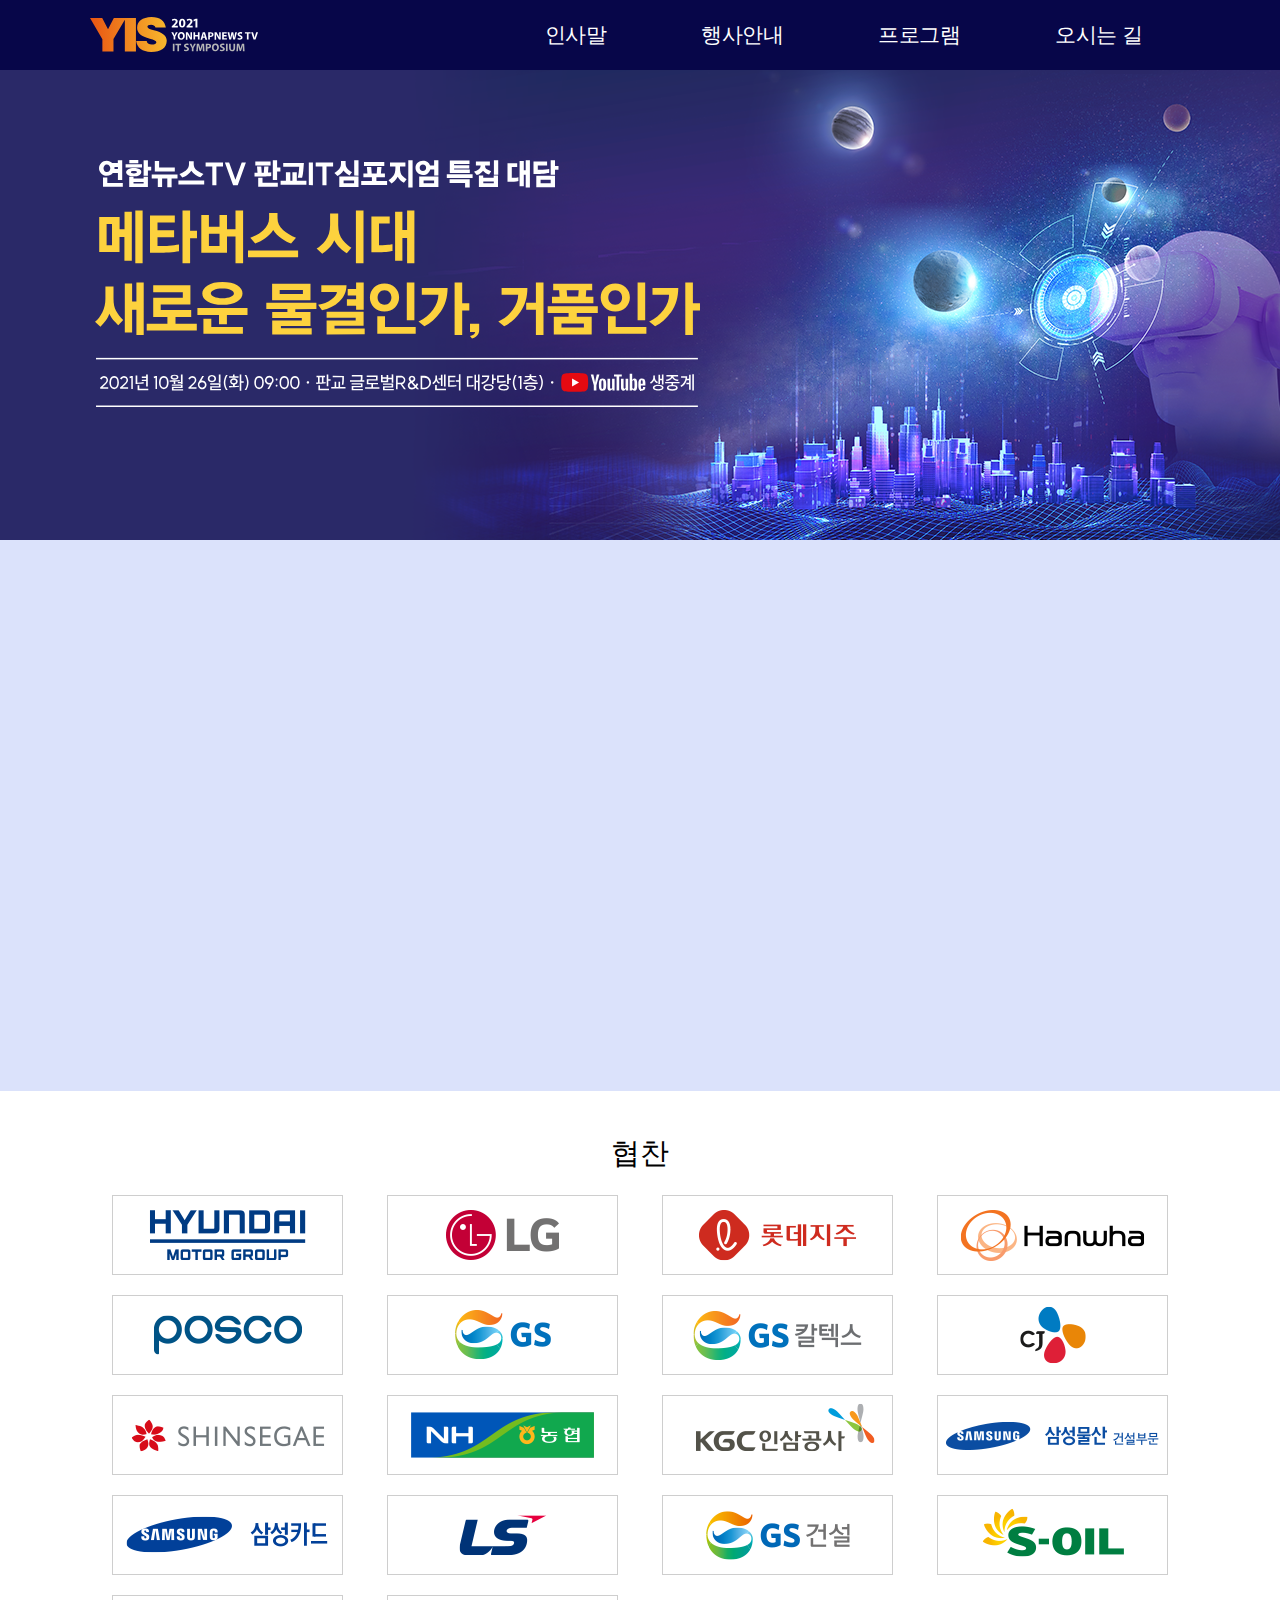
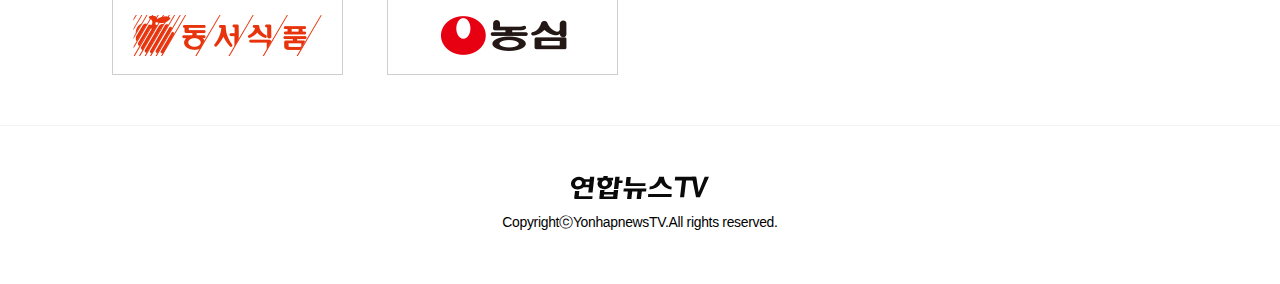
<file: index.html>
<!doctype html>
<html>
    <head>
        <meta charset="utf-8">
        <title>심포지엄</title>
        <meta name="viewport" content="width=device-width, initial-scale=1">
        <link rel="stylesheet" href="css/default.css">
        <link rel="stylesheet" href="css/common.css">
        <link rel="stylesheet" href="css/contents.css">
        <link rel="stylesheet" href="css/contents_m.css">
        <link rel="shortcut icon" href="https://yonhapnewstv-prod.s3.ap-northeast-2.amazonaws.com/upload/event/images/favicon.png" type="image/png">
        <script src="js/jquery-3.6.3.min.js"></script>
        <script src="js/layout.js"></script>
        <meta property="og:url" content="https://yonhapnewstv-prod.s3.ap-northeast-2.amazonaws.com/upload/event/index.html">
        <meta property="og:title" content="연합뉴스TV 심포지엄">
        <meta property="og:description" content="2021년 10월 26일(화) 09:00 / 판교 글로벌R&amp;D센터(1층)">
        <meta property="og:type" content="website">
        <meta property="og:image" content="https://yonhapnewstv-prod.s3.ap-northeast-2.amazonaws.com/upload/event/images/og_img_230214.jpg">
        <meta property="og:image:width" content="600">
        <meta property="og:image:height" content="320">
        <meta property="image" content="https://yonhapnewstv-prod.s3.ap-northeast-2.amazonaws.com/upload/event/images/og_img_230214.jpg">
    </head>
    <body>
        <!--상단메뉴-->
        <header>
            <div class="header">
                <div class="inner header-box">
                    <div class="logo">
                        <a href="index.html"><strong class="ir-txt">심포지엄로고</strong></a>
                    </div>
                    <button type="button" class="mobile-btn">
                        <i class="ico ico-mobilebtn"></i>
                    </button>
                    <div class="nav">
                        <ul class="nav-menu">
                            <li>
                                <a href="sub01.html">인사말</a>
                            </li>
                            <li>
                                <a href="sub02.html">행사안내</a>
                            </li>
                            <li>
                                <a href="sub03.html">프로그램</a>
                            </li>
                            <li>
                                <a href="sub04.html">오시는 길</a>
                            </li>
                        </ul>
                    </div>
                </div>
            </div>
            <div class="mobile-menu">
                <ul>
                    <li><a href="sub01.html">인사말</a></li>
                    <li><a href="sub02.html">행사안내</a></li> 
                    <li><a href="sub03.html">프로그램</a></li>
                    <li><a href="sub04.html">오시는 길</a></li>
                </ul>
            </div>
        </header>
        <!--메인 이미지-->
        <div class="main-visual">
            <div class="obj obj01"></div>
            <div class="obj obj02"></div>
            <div class="obj obj03"><img src="./images/visual-bg-m.png"></div>
        </div>
        <!--스팟영상-->
        <div class="spot-video">
            <div>
                <iframe width="800" height="451" src="https://www.youtube.com/embed/7jtqmxWenBo" title="YouTube video player" frameborder="0" allow="accelerometer; autoplay; clipboard-write; encrypted-media; gyroscope; picture-in-picture; web-share" allowfullscreen></iframe>
            </div>
        </div>
        <!--협찬-->
        <div class="inner sponsor">
            <h2>협찬</h2>
            <ul>
                <li><img src="images/2023_logo_1.png" alt="현대자동차그룹"></li>
                <li><img src="images/2023_logo_2.png" alt="LG"></li>
                <li><img src="images/2023_logo_3.png" alt="롯데지주"></li>
                <li><img src="images/2023_logo_4.png" alt="한화"></li>
                <li><img src="images/2023_logo_5.png" alt="포스코"></li>
                <li><img src="images/2023_logo_6.png" alt="GS"></li>
                <li><img src="images/2023_logo_7.png" alt="GS칼텍스"></li>
                <li><img src="images/2023_logo_8.png" alt="CJ"></li>
                <li><img src="images/2023_logo_9.png" alt="신세계"></li>
                <li><img src="images/2023_logo_10.png" alt="농협중앙회"></li>
                <li><img src="images/2023_logo_11.png" alt="한국인삼공사"></li>
                <li><img src="images/2023_logo_12.png" alt="삼성물산 건설부문"></li>
                <li><img src="images/2023_logo_13.png" alt="삼성카드"></li>
                <li><img src="images/2023_logo_14.png" alt="LS"></li>
                <li><img src="images/2023_logo_16.png" alt="GS건설"></li>
                <li><img src="images/2023_logo_17.png" alt="에쓰오일"></li>
                <li><img src="images/2023_logo_18.png" alt="동서식품"></li>
                <li><img src="images/2023_logo_19.png" alt="농심"></li>
            </ul>
        </div>
        <!--풋터-->
        <footer>
            <img src="images/yonhapnewstv.svg" alt="연합뉴스TV 로고">
            <address>CopyrightⓒYonhapnewsTV.All rights reserved.</address>
        </footer>
    </body>
</html>
</file>
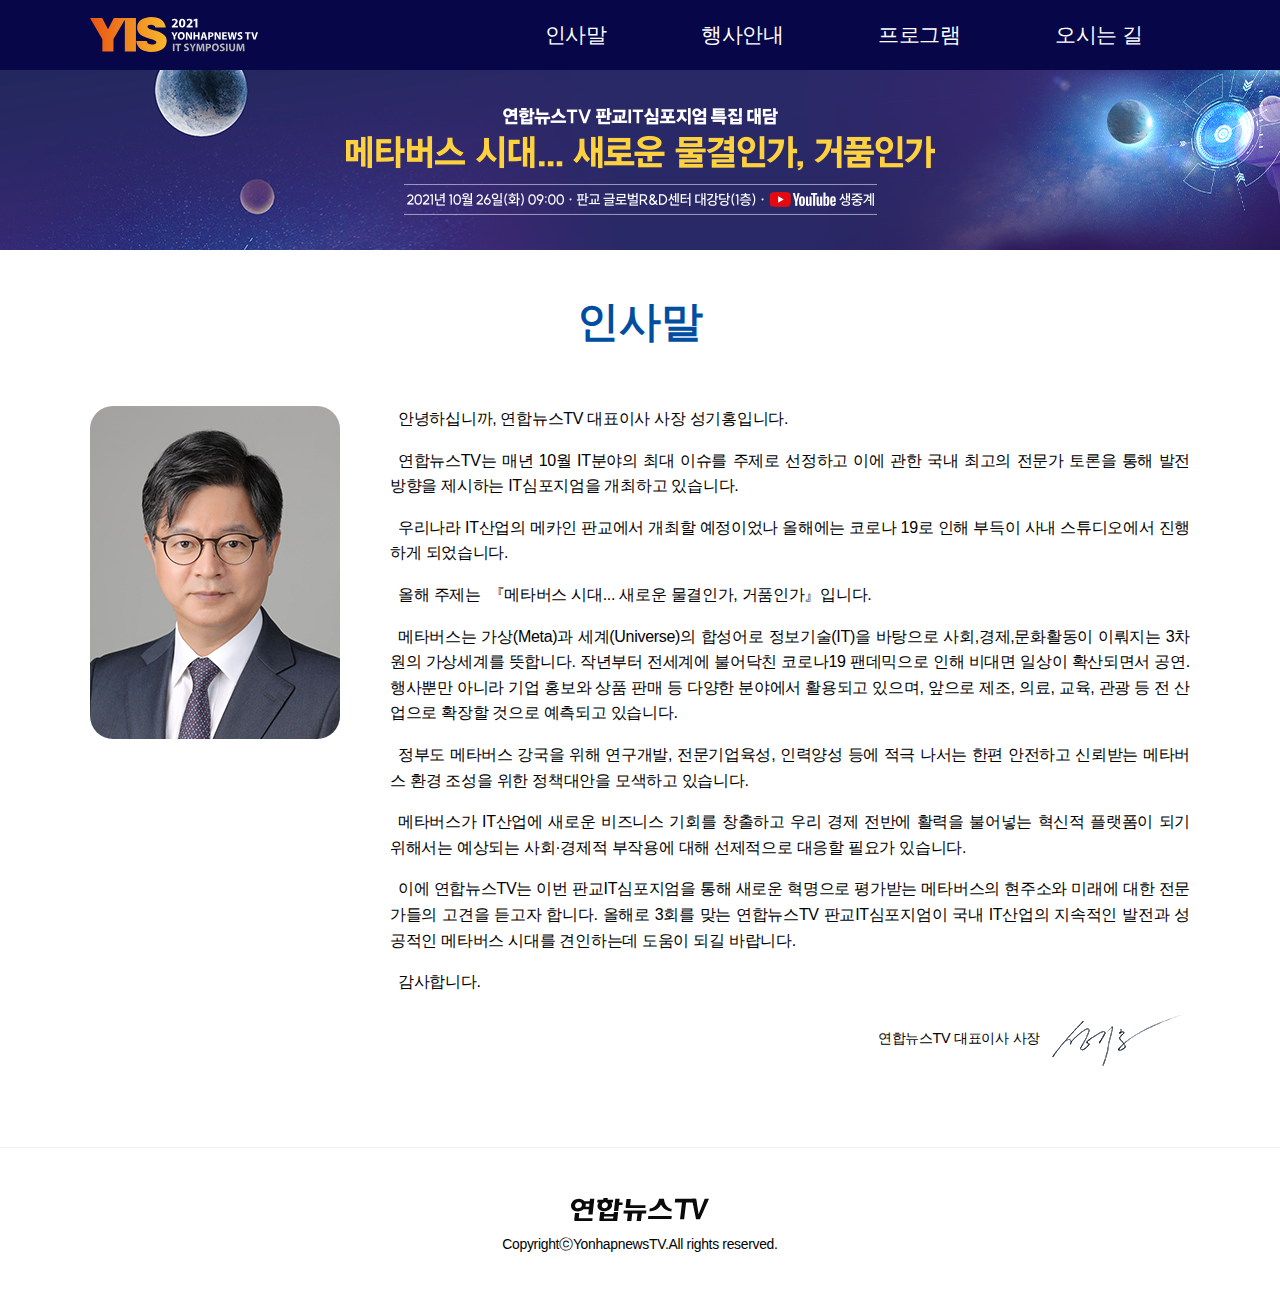
<file: sub01.html>
<!doctype html>
<html>
    <head>
        <meta charset="utf-8">
        <title>심포지엄</title>
        <meta name="viewport" content="width=device-width, initial-scale=1">
        <link rel="stylesheet" href="css/default.css">
        <link rel="stylesheet" href="css/common.css">
        <link rel="stylesheet" href="css/contents.css">
        <link rel="stylesheet" href="css/contents_m.css">
        <link rel="shortcut icon" href="https://yonhapnewstv-prod.s3.ap-northeast-2.amazonaws.com/upload/event/images/favicon.png" type="image/png">
        <script src="js/jquery-3.6.3.min.js"></script>
        <script src="js/layout.js"></script>
        <meta property="og:url" content="https://yonhapnewstv-prod.s3.ap-northeast-2.amazonaws.com/upload/event/sub01.html">
        <meta property="og:title" content="연합뉴스TV 심포지엄">
        <meta property="og:description" content="2021년 10월 26일(화) 09:00 / 판교 글로벌R&amp;D센터(1층)">
        <meta property="og:type" content="website">
        <meta property="og:image" content="https://yonhapnewstv-prod.s3.ap-northeast-2.amazonaws.com/upload/event/images/og_img_230214.jpg">
        <meta property="og:image:width" content="600">
        <meta property="og:image:height" content="320">
        <meta property="image" content="https://yonhapnewstv-prod.s3.ap-northeast-2.amazonaws.com/upload/event/images/og_img_230214.jpg">
    </head>
    <body>
        <!--상단메뉴-->
        <header>
            <div class="header">
                <div class="inner header-box">
                    <div class="logo">
                        <a href="index.html"><strong class="ir-txt">심포지엄로고</strong></a>
                    </div>
                    <button type="button" class="mobile-btn">
                        <i class="ico ico-mobilebtn"></i>
                    </button>
                    <div class="nav">
                        <ul class="nav-menu">
                            <li>
                                <a href="sub01.html">인사말</a>
                            </li>
                            <li>
                                <a href="sub02.html">행사안내</a>
                            </li>
                            <li>
                                <a href="sub03.html">프로그램</a>
                            </li>
                            <li>
                                <a href="sub04.html">오시는 길</a>
                            </li>
                        </ul>
                    </div>
                </div>
            </div>
            <div class="mobile-menu">
                <ul>
                    <li><a href="sub01.html">인사말</a></li>
                    <li><a href="sub02.html">행사안내</a></li> 
                    <li><a href="sub03.html">프로그램</a></li>
                    <li><a href="sub04.html">오시는 길</a></li>
                </ul>
            </div>
        </header>
        <!--서브 이미지-->
        <div class="sub-visual">
        </div>
        <!--인사말-->
        <div class="inner">
            <div class="contents">
                <h1 class="cont-tit single">인사말</h1>
                <section class="hello">
                    <div class="ceo">
                        <img src="images/ceo.jpg" alt="연합뉴스TV 사장 성기홍">
                    </div>
                    <div class="ceo-cont">
                        <p>안녕하십니까, 연합뉴스TV 대표이사 사장 성기홍입니다.</p>
                        <p>연합뉴스TV는 매년 10월 IT분야의 최대 이슈를 주제로 선정하고 이에 관한 국내 최고의 전문가 토론을 통해 발전 방향을 제시하는 IT심포지엄을 개최하고 있습니다.</p>
                        <p>우리나라 IT산업의 메카인 판교에서 개최할 예정이었나 올해에는 코로나 19로 인해 부득이 사내 스튜디오에서 진행하게 되었습니다.</p>
                        <p>올해 주제는<strong>『메타버스 시대... 새로운 물결인가, 거품인가』</strong>입니다.</p>
                        <p>메타버스는 가상(Meta)과 세계(Universe)의 합성어로 정보기술(IT)을 바탕으로 사회,경제,문화활동이 이뤄지는 3차원의 가상세계를 뜻합니다. 작년부터 전세계에 불어닥친 코로나19 팬데믹으로 인해 비대면 일상이 확산되면서 공연.행사뿐만 아니라 기업 홍보와 상품 판매 등 다양한 분야에서 활용되고 있으며, 앞으로 제조, 의료, 교육, 관광 등 전 산업으로 확장할 것으로 예측되고 있습니다.</p>
                        <p>정부도 메타버스 강국을 위해 연구개발, 전문기업육성, 인력양성 등에 적극 나서는 한편 안전하고 신뢰받는 메타버스 환경 조성을 위한 정책대안을 모색하고 있습니다.</p>
                        <p>메타버스가 IT산업에 새로운 비즈니스 기회를 창출하고 우리 경제 전반에 활력을 불어넣는 혁신적 플랫폼이 되기 위해서는 예상되는 사회·경제적 부작용에 대해 선제적으로 대응할 필요가 있습니다.</p>
                        <p>이에 연합뉴스TV는 이번 판교IT심포지엄을 통해 새로운 혁명으로 평가받는 메타버스의 현주소와 미래에 대한 전문가들의 고견을 듣고자 합니다. 올해로 3회를 맞는 연합뉴스TV 판교IT심포지엄이 국내 IT산업의 지속적인 발전과 성공적인 메타버스 시대를 견인하는데 도움이 되길 바랍니다.</p>
                        <p>감사합니다.</p>
                        <div class="sign">
                            <p>연합뉴스TV 대표이사 사장<span><img src="images/ceo_sign.png" alt="성기홍 사장 싸인"></span></p>
                        </div>
                    </div>
                </section>
            </div>
        </div>
        <!--풋터-->
        <footer>
            <img src="images/yonhapnewstv.svg" alt="연합뉴스TV 로고">
            <address>CopyrightⓒYonhapnewsTV.All rights reserved.</address>
        </footer>
    </body>
</html>
</file>
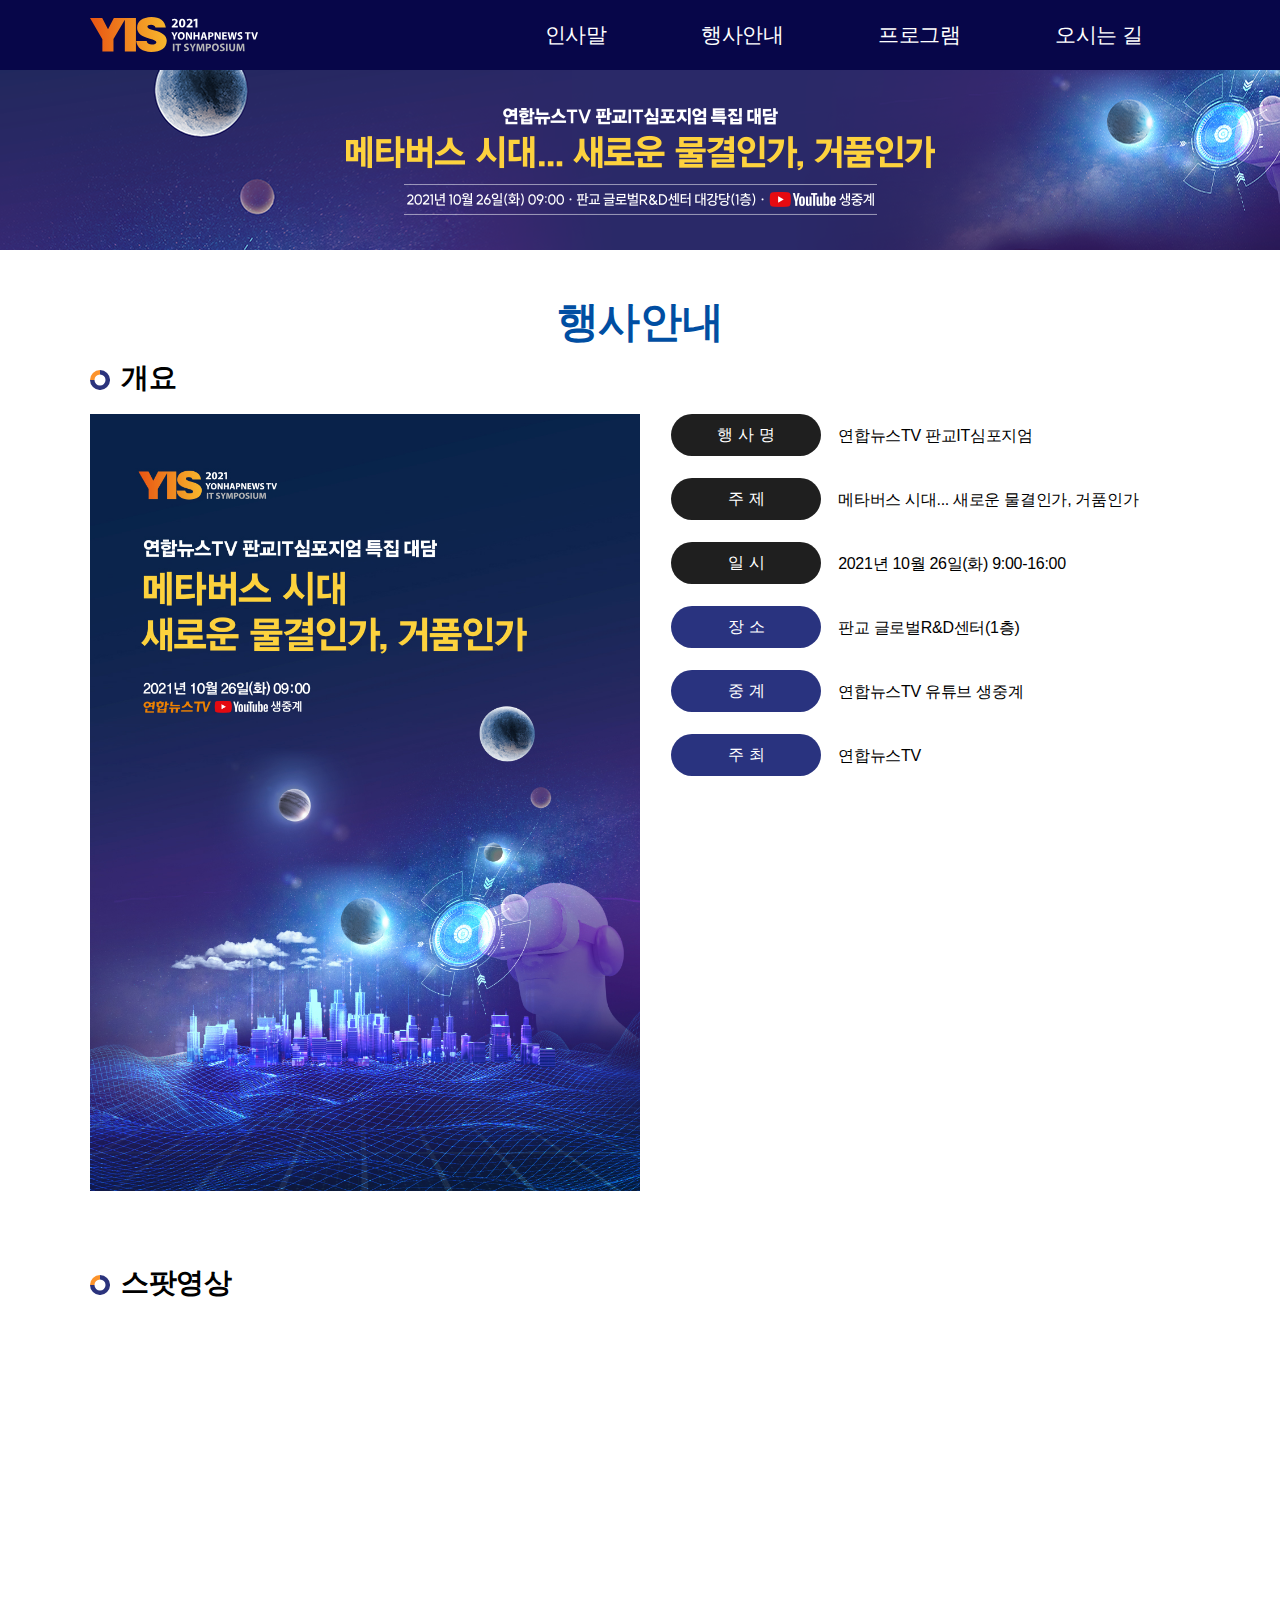
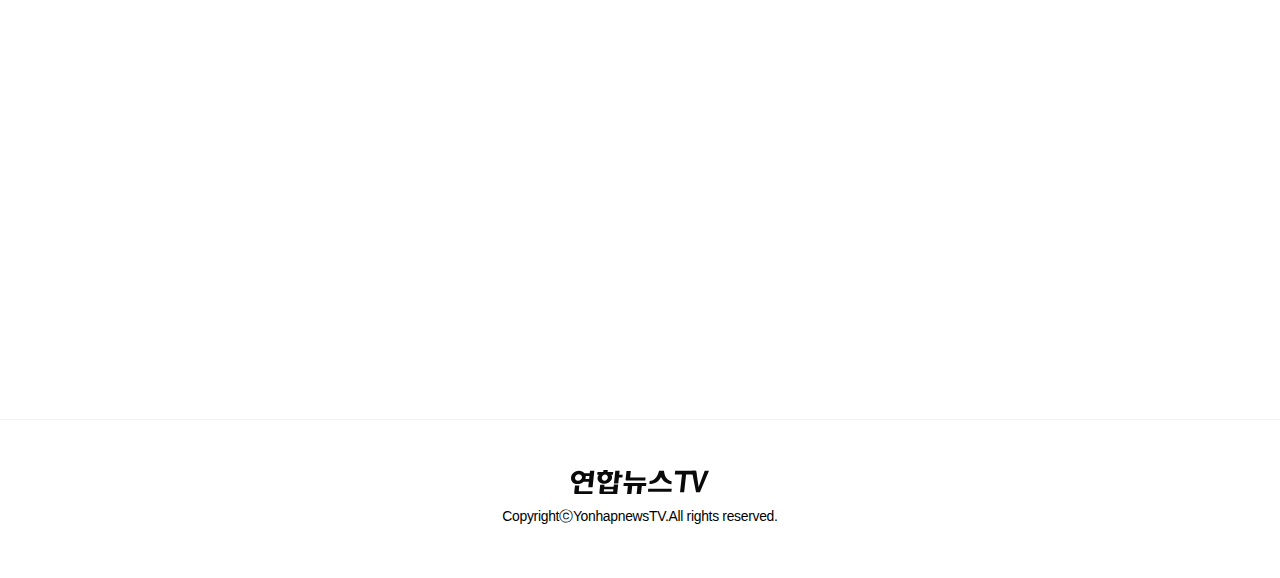
<file: sub02.html>
<!doctype html>
<html>
    <head>
        <meta charset="utf-8">
        <title>심포지엄</title>
        <meta name="viewport" content="width=device-width, initial-scale=1">
        <link rel="stylesheet" href="css/default.css">
        <link rel="stylesheet" href="css/common.css">
        <link rel="stylesheet" href="css/contents.css">
        <link rel="stylesheet" href="css/contents_m.css">
        <link rel="shortcut icon" href="https://yonhapnewstv-prod.s3.ap-northeast-2.amazonaws.com/upload/event/images/favicon.png" type="image/png">
        <script src="js/jquery-3.6.3.min.js"></script>
        <script src="js/layout.js"></script>
        <meta property="og:url" content="https://yonhapnewstv-prod.s3.ap-northeast-2.amazonaws.com/upload/event/sub02.html">
        <meta property="og:title" content="연합뉴스TV 심포지엄">
        <meta property="og:description" content="2021년 10월 26일(화) 09:00 / 판교 글로벌R&amp;D센터(1층)">
        <meta property="og:type" content="website">
        <meta property="og:image" content="https://yonhapnewstv-prod.s3.ap-northeast-2.amazonaws.com/upload/event/images/og_img_230214.jpg">
        <meta property="og:image:width" content="600">
        <meta property="og:image:height" content="320">
        <meta property="image" content="https://yonhapnewstv-prod.s3.ap-northeast-2.amazonaws.com/upload/event/images/og_img_230214.jpg">
    </head>
    <body>
        <!--상단메뉴-->
        <header>
            <div class="header">
                <div class="inner header-box">
                    <div class="logo">
                        <a href="index.html"><strong class="ir-txt">심포지엄로고</strong></a>
                    </div>
                    <button type="button" class="mobile-btn">
                        <i class="ico ico-mobilebtn"></i>
                    </button>
                    <div class="nav">
                        <ul class="nav-menu">
                            <li>
                                <a href="sub01.html">인사말</a>
                            </li>
                            <li>
                                <a href="sub02.html">행사안내</a>
                            </li>
                            <li>
                                <a href="sub03.html">프로그램</a>
                            </li>
                            <li>
                                <a href="sub04.html">오시는 길</a>
                            </li>
                        </ul>
                    </div>
                </div>
            </div>
            <div class="mobile-menu">
                <ul>
                    <li><a href="sub01.html">인사말</a></li>
                    <li><a href="sub02.html">행사안내</a></li> 
                    <li><a href="sub03.html">프로그램</a></li>
                    <li><a href="sub04.html">오시는 길</a></li>
                </ul>
            </div>
        </header>
        <!--서브 이미지-->
        <div class="sub-visual"></div>
        <!--행사안내-->
        <div class="inner">
            <div class="contents">
                <h1 class="cont-tit">행사안내</h1>
                <section class="sec1">
                    <h2>개요</h2>
                    <div class="poster">
                        <img src="images/poster.jpg" alt="심포지엄 포스터">
                    </div>
                    <div class="event-cont">
                        <ul>
                            <li>
                                <div class="list-title">행사명</div>
                                <div class="list-cont">연합뉴스TV 판교IT심포지엄</div>
                            </li>
                            <li>
                                <div class="list-title">주제</div>
                                <div class="list-cont">메타버스 시대... 새로운 물결인가, 거품인가</div>
                            </li>
                            <li>
                                <div class="list-title">일시</div>
                                <div class="list-cont">2021년 10월 26일(화) 9:00-16:00</div>
                            </li>
                            <li>
                                <div class="list-title list-color">장소</div>
                                <div class="list-cont">판교 글로벌R&D센터(1층)</div>
                            </li>
                            <li>
                                <div class="list-title list-color">중계</div>
                                <div class="list-cont">연합뉴스TV 유튜브 생중계</div>
                            </li>
                            <li>
                                <div class="list-title list-color">주최</div>
                                <div class="list-cont">연합뉴스TV</div>
                            </li>
                        </ul>
                    </div>
                </section>
                <section class="sec2">
                    <h2>스팟영상</h2>
                    <div class="video">
                        <iframe width="1100" height="620" src="https://www.youtube.com/embed/7jtqmxWenBo" title="YouTube video player" frameborder="0" allow="accelerometer; autoplay; clipboard-write; encrypted-media; gyroscope; picture-in-picture; web-share" allowfullscreen></iframe>
                    </div>
                </section>
            </div>
        </div>
        <!--풋터-->
        <footer>
            <img src="images/yonhapnewstv.svg" alt="연합뉴스TV 로고">
            <address>CopyrightⓒYonhapnewsTV.All rights reserved.</address>
        </footer>
    </body>
</html>
</file>
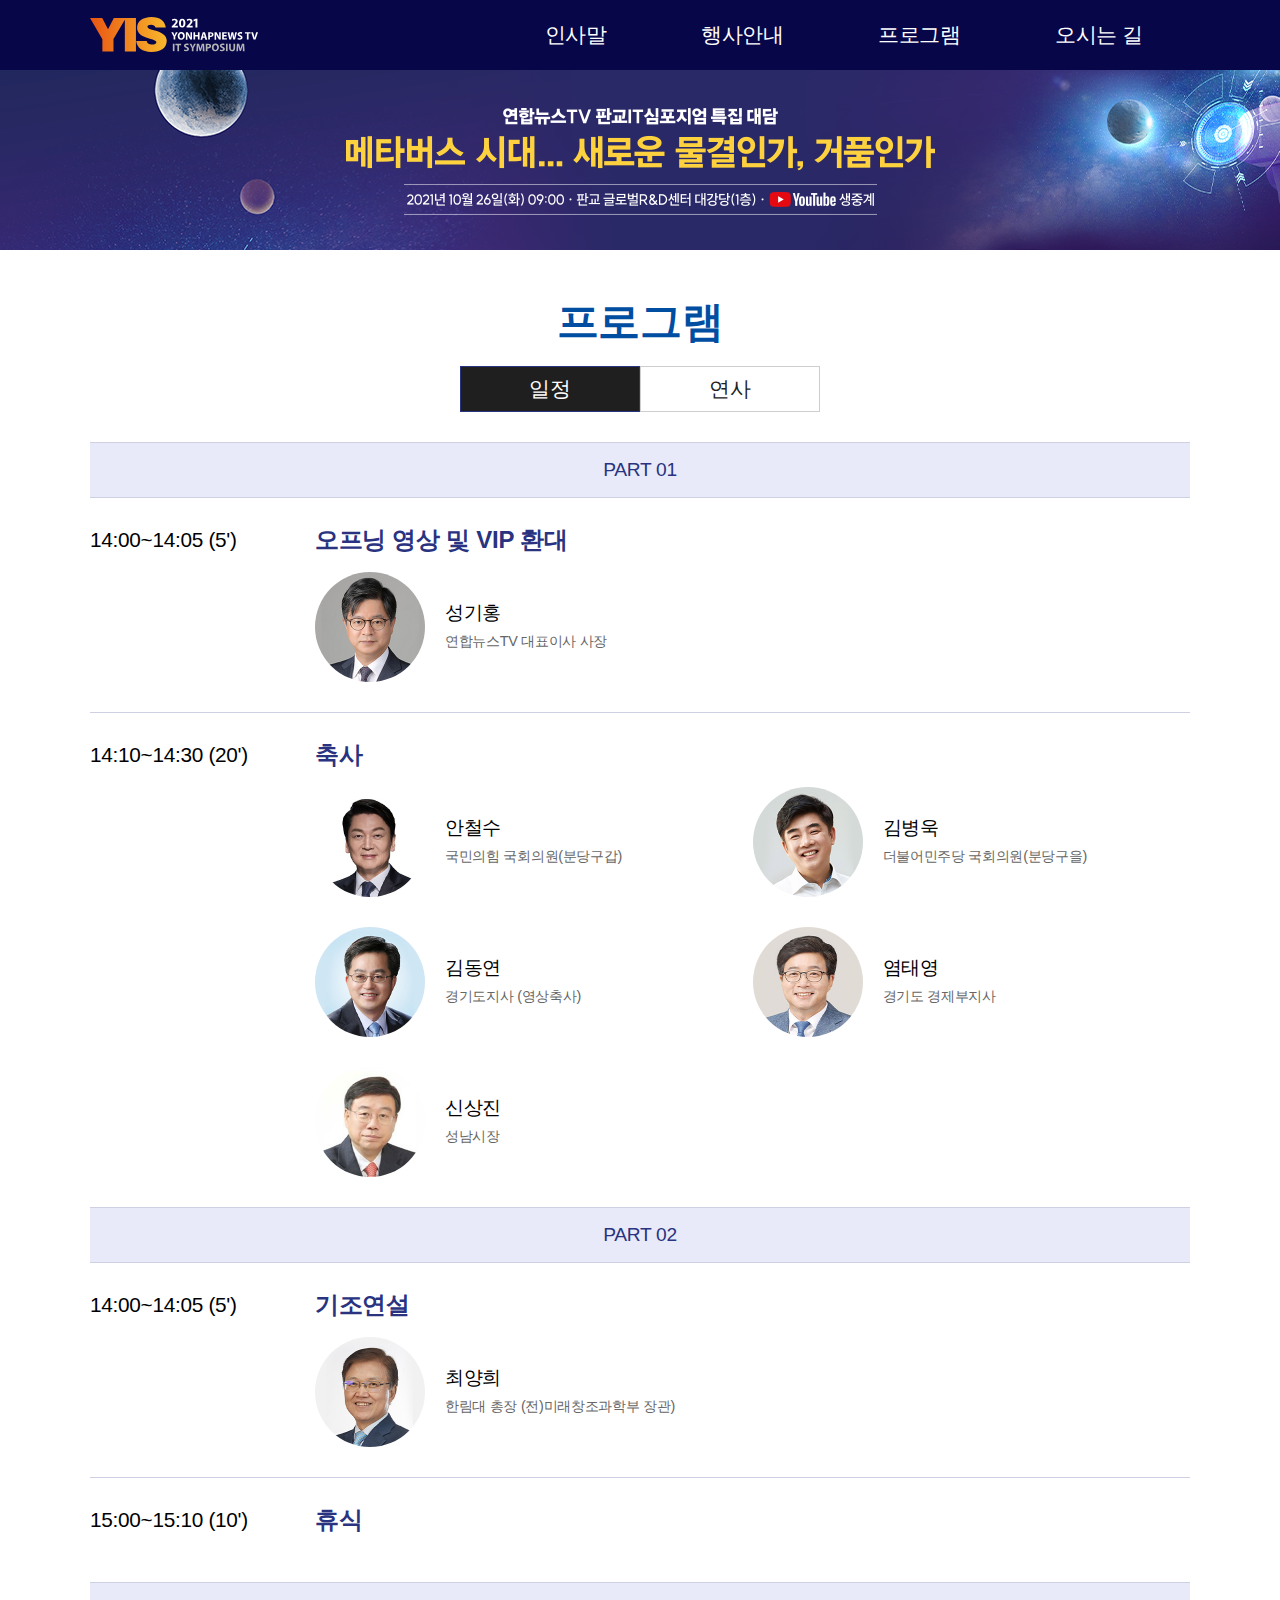
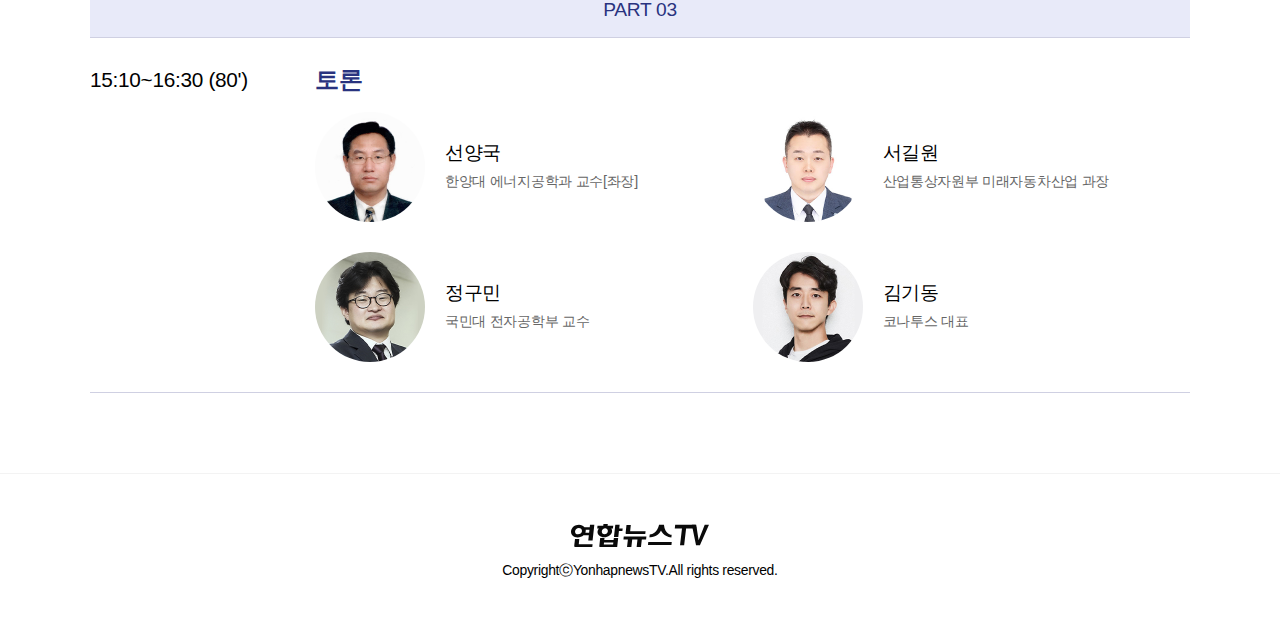
<file: sub03.html>
<!doctype html>
<html>
    <head>
        <meta charset="utf-8">
        <title>심포지엄</title>
        <meta name="viewport" content="width=device-width, initial-scale=1">
        <link rel="stylesheet" href="css/default.css">
        <link rel="stylesheet" href="css/common.css">
        <link rel="stylesheet" href="css/contents.css">
        <link rel="stylesheet" href="css/contents_m.css">
        <link rel="shortcut icon" href="https://yonhapnewstv-prod.s3.ap-northeast-2.amazonaws.com/upload/event/images/favicon.png" type="image/png">
        <script src="js/jquery-3.6.3.min.js"></script>
        <script src="js/layout.js"></script>
        <meta property="og:url" content="https://yonhapnewstv-prod.s3.ap-northeast-2.amazonaws.com/upload/event/sub03.html">
        <meta property="og:title" content="연합뉴스TV 심포지엄">
        <meta property="og:description" content="2021년 10월 26일(화) 09:00 / 판교 글로벌R&amp;D센터(1층)">
        <meta property="og:type" content="website">
        <meta property="og:image" content="https://yonhapnewstv-prod.s3.ap-northeast-2.amazonaws.com/upload/event/images/og_img_230214.jpg">
        <meta property="og:image:width" content="600">
        <meta property="og:image:height" content="320">
        <meta property="image" content="https://yonhapnewstv-prod.s3.ap-northeast-2.amazonaws.com/upload/event/images/og_img_230214.jpg">
        <style>
            
        </style>
    </head>
    <body>
        <!--상단메뉴-->
        <header>
            <div class="header">
                <div class="inner header-box">
                    <div class="logo">
                        <a href="index.html"><strong class="ir-txt">심포지엄로고</strong></a>
                    </div>
                    <button type="button" class="mobile-btn">
                        <i class="ico ico-mobilebtn"></i>
                    </button>
                    <div class="nav">
                        <ul class="nav-menu">
                            <li>
                                <a href="sub01.html">인사말</a>
                            </li>
                            <li>
                                <a href="sub02.html">행사안내</a>
                            </li>
                            <li>
                                <a href="sub03.html">프로그램</a>
                            </li>
                            <li>
                                <a href="sub04.html">오시는 길</a>
                            </li>
                        </ul>
                    </div>
                </div>
            </div>
            <div class="mobile-menu">
                <ul>
                    <li><a href="sub01.html">인사말</a></li>
                    <li><a href="sub02.html">행사안내</a></li> 
                    <li><a href="sub03.html">프로그램</a></li>
                    <li><a href="sub04.html">오시는 길</a></li>
                </ul>
            </div>
        </header>
        <!--서브 이미지-->
        <div class="sub-visual"></div>
        <!--프로그램-->
        <div class="inner">
            <div class="contents">
                <h1 class="cont-tit">프로그램</h1>
                <div class="container">
                    <ul class="tab01">
                        <li class="tab-link current" data-tab="tab-1">일정</li>
                        <li class="tab-link" data-tab="tab-2">연사</li>
                    </ul>
                
                    <div id="tab-1" class="tab-content current">
                        <div class="part">
                            <p class="tit">PART 01</p>
                        </div>
                        <div class="part-cont">
                            <div class="time">14:00~14:05 (5')</div>
                            <div class="session-area">
                                <div class="tit"><h3>오프닝 영상 및 VIP 환대</h3></div>
                                <div class="speak"> 
                                    <ul>
                                        <li>
                                            <div>
                                                <span class="thumb">
                                                    <img src="images/per01.jpg" alt="성기홍">
                                                </span>
                                                <span class="info">
                                                    <strong class="name">성기홍</strong>
                                                    <strong class="career">연합뉴스TV 대표이사 사장</strong>
                                                </span>
                                            </div>
                                        </li>
                                    </ul>
                                </div>
                            </div>
                        </div>
                        <div class="part-cont borbottom">
                            <div class="time">14:10~14:30 (20')</div>
                            <div class="session-area">
                                <div class="tit"><h3>축사</h3></div>
                                <div class="speak"> 
                                    <ul>
                                        <li>
                                            <div>
                                                <span class="thumb">
                                                    <img src="images/per02.jpg" alt="안철수">
                                                </span>
                                                <span class="info">
                                                    <strong class="name">안철수</strong>
                                                    <strong class="career">국민의힘 국회의원(분당구갑)</strong>
                                                </span>
                                            </div>
                                        </li>
                                        <li>
                                            <div>
                                                <span class="thumb">
                                                    <img src="images/per03.jpg" alt="김병욱">
                                                </span>
                                                <span class="info">
                                                    <strong class="name">김병욱</strong>
                                                    <strong class="career">더불어민주당 국회의원(분당구을)</strong>
                                                </span>
                                            </div>
                                        </li>
                                        <li>
                                            <div>
                                                <span class="thumb">
                                                    <img src="images/per04.jpg" alt="김동연">
                                                </span>
                                                <span class="info">
                                                    <strong class="name">김동연</strong>
                                                    <strong class="career">경기도지사 (영상축사)</strong>
                                                </span>
                                            </div>
                                        </li>
                                        <li>
                                            <div>
                                                <span class="thumb">
                                                    <img src="images/per05.jpg" alt="염태영">
                                                </span>
                                                <span class="info">
                                                    <strong class="name">염태영</strong>
                                                    <strong class="career">경기도 경제부지사</strong>
                                                </span>
                                            </div>
                                        </li>
                                        <li>
                                            <div>
                                                <span class="thumb">
                                                    <img src="images/per06.jpg" alt="신상진">
                                                </span>
                                                <span class="info">
                                                    <strong class="name">신상진</strong>
                                                    <strong class="career">성남시장</strong>
                                                </span>
                                            </div>
                                        </li>
                                    </ul>
                                </div>
                            </div>
                        </div>
                        <div class="part">
                            <p class="tit">PART 02</p>
                        </div>
                        <div class="part-cont">
                            <div class="time">14:00~14:05 (5')</div>
                            <div class="session-area">
                                <div class="tit"><h3>기조연설</h3></div>
                                <div class="speak">
                                    <ul>
                                        <li>
                                            <div>
                                                <span class="thumb">
                                                    <img src="images/per07.jpg" alt="최양희">
                                                </span>
                                                <span class="info">
                                                    <strong class="name">최양희</strong>
                                                    <strong class="career">한림대 총장 (전)미래창조과학부 장관)</strong>
                                                </span>
                                            </div>
                                        </li>
                                    </ul>
                                </div>
                            </div>
                        </div>
                        <div class="part-cont borbottom">
                            <div class="time">15:00~15:10 (10')</div>
                            <div class="session-area">
                                <div class="tit"><h3 class="marbottom">휴식</h3></div>
                            </div>
                        </div>
                        <div class="part">
                            <p class="tit">PART 03</p>
                        </div>
                        <div class="part-cont">
                            <div class="time">15:10~16:30 (80')</div>
                            <div class="session-area">
                                <div class="tit"><h3>토론</h3></div>
                                <div class="speak">
                                    <ul>
                                        <li>
                                            <div>
                                                <span class="thumb">
                                                    <img src="images/per08.jpg" alt="선양국">
                                                </span>
                                                <span class="info">
                                                    <strong class="name">선양국</strong>
                                                    <strong class="career">한양대 에너지공학과 교수[좌장]</strong>
                                                </span>
                                            </div>
                                        </li>
                                        <li>
                                            <div>
                                                <span class="thumb">
                                                    <img src="images/per09.jpg" alt="서길원">
                                                </span>
                                                <span class="info">
                                                    <strong class="name">서길원</strong>
                                                    <strong class="career">산업통상자원부 미래자동차산업 과장</strong>
                                                </span>
                                            </div>
                                        </li>
                                        <li>
                                            <div>
                                                <span class="thumb">
                                                    <img src="images/per10.jpg" alt="정구민">
                                                </span>
                                                <span class="info">
                                                    <strong class="name">정구민</strong>
                                                    <strong class="career">국민대 전자공학부 교수</strong>
                                                </span>
                                            </div>
                                        </li>
                                        <li>
                                            <div>
                                                <span class="thumb">
                                                    <img src="images/per11.jpg" alt="김기동">
                                                </span>
                                                <span class="info">
                                                    <strong class="name">김기동</strong>
                                                    <strong class="career">코나투스 대표</strong>
                                                </span>
                                            </div>
                                        </li>
                                    </ul>
                                </div>
                            </div>
                        </div>
                    </div>

                    <div id="tab-2" class="tab-content">
                        <section class="sec1">
                            <h2>축사</h2>
                            <div class="speaker-list">
                                <div class="speaker-wrap">
                                    <div class="speaker-photo">
                                        <img src="images/person01.png" alt="안철수">
                                    </div>
                                    <div class="speaker-txt">
                                        <div class="speaker-name">
                                            <p>안철수</p>
                                            <p>국민의힘 국회의원(분당구갑)</p>
                                        </div>
                                        <ul>
                                            <li>제20대 대통령직인수위원장(2022)</li>
                                            <li>국민의당 대표(2020-2022)</li>
                                            <li>서울대 의대 / 서울대 의학 박사</li>
                                        </ul>
                                    </div>
                                </div>
                                <div class="speaker-wrap">
                                    <div class="speaker-photo">
                                        <img src="images/person02.png" alt="김병욱">
                                    </div>
                                    <div class="speaker-txt">
                                        <div class="speaker-name">
                                            <p>김병욱</p>
                                            <p>더불어민주당 국회의원(분당구을)</p>
                                        </div>
                                        <ul>
                                            <li>더불어민주당 정책위원회 수석부의장(2022-현재)</li>
                                            <li>더불어민주당 원내부대표(2018-2019)</li>
                                            <li>한양대 법학과 / 국민대 경영학 박사</li>
                                        </ul>
                                    </div>
                                </div>
                                <div class="speaker-wrap">
                                    <div class="speaker-photo">
                                        <img src="images/person03.png" alt="김동연">
                                    </div>
                                    <div class="speaker-txt">
                                        <div class="speaker-name">
                                            <p>김동연</p>
                                            <p>경기도지사</p>
                                        </div>
                                        <ul>
                                            <li>부총리 겸 기획재정부 장관(2017-2018)</li>
                                            <li>국무조정실장(2013-2014)</li>
                                            <li>국제대(現 서경대) 법학과 / 미국 미시간대 정책학 박사</li>
                                        </ul>
                                    </div>
                                </div>
                                <div class="speaker-wrap">
                                    <div class="speaker-photo">
                                        <img src="images/person04.png" alt="염태영">
                                    </div>
                                    <div class="speaker-txt">
                                        <div class="speaker-name">
                                            <p>염태영</p>
                                            <p>경기도 경제부지사</p>
                                        </div>
                                        <ul>
                                            <li>경기 수원시장(2010-2022)</li>
                                            <li>더불어민주당 최고위원(2020-2021)</li>
                                            <li>서울대 농화학과</li>
                                        </ul>
                                    </div>
                                </div>
                                <div class="speaker-wrap">
                                    <div class="speaker-photo">
                                        <img src="images/person05.png" alt="신상진">
                                    </div>
                                    <div class="speaker-txt">
                                        <div class="speaker-name">
                                            <p>신상진</p>
                                            <p>성남시장</p>
                                        </div>
                                        <ul>
                                            <li>제17~20대 국회의원(2005-2020)</li>
                                            <li>을지대 의료경영학과 교수(2012-2015)</li>
                                            <li>서울대 의대</li>
                                        </ul>
                                    </div>
                                </div>
                            </div>
                        </section>
        
                        <section class="sec2">
                            <h2>기조연설</h2>
                            <div class="speaker-list">
                                <div class="speaker-wrap">
                                    <div class="speaker-photo">
                                        <img src="images/person06.png" alt="최양희">
                                    </div>
                                    <div class="speaker-txt">
                                        <div class="speaker-name">
                                            <p>최양희</p>
                                            <p>한림대 총장</p>
                                        </div>
                                        <ul>
                                            <li>미래창조과학부 장관(2014-2017)</li>
                                            <li>삼성미래기술육성재단 이사장(2013-2014)</li>
                                            <li>서울대 전자공학과 / 프랑스 정보통신대 전산학 박사</li>
                                        </ul>
                                    </div>
                                </div>
                            </div>
                        </section>
        
                        <section class="sec3">
                            <h2>토론</h2>
                            <div class="speaker-list">
                                <div class="speaker-wrap">
                                    <div class="speaker-photo">
                                        <img src="images/person07.png" alt="선양국">
                                    </div>
                                    <div class="speaker-txt">
                                        <div class="speaker-name">
                                            <p>선양국</p>
                                            <p>한양대 에너지공학과 교수[좌장]</p>
                                        </div>
                                        <ul>
                                            <li>한양대 에너지공학과 교수(2000-현재)</li>
                                            <li>한국공학한림원 정회원(2020-현재)</li>
                                            <li>삼성종합기술원 수석연구원(1996-2000)</li>
                                            <li>전남대 화학공학과 / 서울대 화학공학 박사</li>
                                        </ul>
                                    </div>
                                </div>
                                <div class="speaker-wrap">
                                    <div class="speaker-photo">
                                        <img src="images/person08.png" alt="서길원">
                                    </div>
                                    <div class="speaker-txt">
                                        <div class="speaker-name">
                                            <p>서길원</p>
                                            <p>산업통상자원부 미래자동차산업과장</p>
                                        </div>
                                        <ul>
                                            <li>현대자동차 자율주행사업부 주차개발파트장(2019-2021)</li>
                                            <li>현대자동차 ADAS제어개발팀·자율주차설계팀 책임연구원(2016)</li>
                                            <li>UC Berkeley 기계공학부 방문 연구원(2014)</li>
                                            <li>고려대 전기전자전파공학부 / 고려대 전기공학과 석사</li>
                                        </ul>
                                    </div>
                                </div>
                                <div class="speaker-wrap">
                                    <div class="speaker-photo">
                                        <img src="images/person09.png" alt="정구민">
                                    </div>
                                    <div class="speaker-txt">
                                        <div class="speaker-name">
                                            <p>정구민</p>
                                            <p>국민대 전자공학부 교수</p>
                                        </div>
                                        <ul>
                                            <li>현대오토에버 사외이사(2022-현재)</li>
                                            <li>휴맥스 사외이사(2019-현재)</li>
                                            <li>국가과학기술자문회의 기계소재전문위원회 위원(2021-현재)</li>
                                            <li>서울대 제어계측공학과 / 서울대 전기컴퓨터공학부 박사</li>
                                        </ul>
                                    </div>
                                </div>
                                <div class="speaker-wrap">
                                    <div class="speaker-photo">
                                        <img src="images/person10.png" alt="김기동">
                                    </div>
                                    <div class="speaker-txt">
                                        <div class="speaker-name">
                                            <p>김기동</p>
                                            <p>코나투스 대표</p>
                                        </div>
                                        <ul>
                                            <li>키인사이드 CPO(2018)</li>
                                            <li>SK텔레콤·플래닛 Product Manager(2006-2018)</li>
                                            <li>서울대 물리학과 / 서울대 산업공학과 석사</li>
                                        </ul>
                                    </div>
                                </div>
                            </div>
                        </section>
                    </div>
                </div>
            </div>
        </div>
        <!--풋터-->
        <footer>
            <img src="images/yonhapnewstv.svg" alt="연합뉴스TV 로고">
            <address>CopyrightⓒYonhapnewsTV.All rights reserved.</address>
        </footer>
    </body>
</html>
</file>
<file: css/default.css>
@charset "utf-8";
/*************************************************
프로젝트명 : 연합뉴스TV 행사페이지
commnet : default.css
*************************************************/

html,body{width:100%;height:100%;margin:0;padding:0;}
body{font-weight:normal;font-size:1em;line-height:1.5em;font-family:sans-serif;color:#000;-webkit-text-size-adjust:none;-ms-text-size-adjust:none;}

h1,h2,h3,h4,h5,h6{margin:0;padding:0;font:inherit;font-weight:bold;}
img{display:inline-block;border:0 none;vertical-align:top;}
cite,code,dfn,del,em,ins,label,q,span,strong,b,i,time,mark,font,kbd,q,s,samp,small,strike,sub,sup,tt,var,u,center{display:inline-block;margin:0;padding:0;vertical-align:top;font:inherit;}
address,cite,em,dfn{font:inherit;}
b,i,strong,optgroup{font:inherit;font-weight:bold;}

blockquote,p{margin:0;padding:0;font:inherit;}
pre{overflow:auto;margin:0;padding:0;font:inherit;}
mark{background:#fff;font:inherit;/* color:#000; */} /* IE 8/9 */
sub,sup{position:relative;font-size:0.75em;vertical-align:baseline;font:inherit;}
abbr[title]{border-bottom:1px dotted;font:inherit;}
hr{display:none;}

div,article,aside,main,menu,details,figure,figcaption,hgroup,footer,header,nav,section,object,summary,iframe{display:block;margin:0;padding:0;font:inherit;}
iframe{overflow:hidden;border:none;}
audio,canvas,progress,video{display:inline-block;margin:0;padding:0;vertical-align:baseline;}
audio:not([controls]){display:none;height:0;}
[hidden],template{display:none;}
svg:not(:root){overflow:hidden;} /* IE 9~11 */

/* table */
table{border-collapse:collapse;border-spacing:0;}
caption{overflow:hidden;visibility:hidden;width:0;height:0;margin:0;padding:0;font-size:0;line-height:0;text-indent:-9999px;}
th,td{margin:0;padding:0;font:inherit;text-align:left;vertical-align:middle;}

/* list */
dl,dd,ol,ul,li{margin:0;padding:0;}
li{list-style-type:none;}

/* form */
form{margin:0;padding:0;}
fieldset{margin:0;padding:0;border:0 none;}
legend{overflow:hidden;visibility:hidden;position:absolute;top:0;left:0;width:0;height:0;margin:0;padding:0;font-size:0;line-height:0;}
input,button,select,textarea{margin:0;padding:0;font:inherit;vertical-align:top;}
input.text{padding:4px 7px 4px;border:1px solid #ccc;font-size:12px;line-height:1;color:#000;}
input.readonly{background-color:#eee;}
input.check,input.radio{width:13px;height:13px;margin:2px 7px 0 0;padding:0;}
input[type="button"],
input[type="reset"],
input[type="submit"]{-webkit-appearance:button;cursor:pointer;}
input[type="number"]::-webkit-inner-spin-button,
input[type="number"]::-webkit-outer-spin-button{height:auto;}
input[type="search"]{/* -webkit-appearance:textfield; */box-sizing:content-box;}
input[type="search"]::-webkit-search-cancel-button,
input[type="search"]::-webkit-search-decoration{-webkit-appearance:none;}
textarea{margin:0;padding:0;border:1px solid #ccc;font-size:12px;color:#000;resize:none;}
select{height:20px;margin:0;border:1px solid #ccc;outline:none;background-color:#fff;font-size:12px;color:#000;vertical-align:top;text-transform:none;}
button{overflow:visible;text-transform:none;cursor:pointer;}
button::-moz-focus-inner,
input::-moz-focus-inner{padding:0;border:0;}
button[disabled],html input[disabled]{cursor:default;}

/* link */
a{background-color:transparent;font:inherit;color:inherit;text-decoration:none;cursor:pointer;}/* IE10 active transparent remove */
a:link,
a:visited,
a:active,
a:focus{color:inherit;}

/* selection */

/* skip navigation */
#skipNav{position:relative;z-index:800;}
#skipNav a{overflow:hidden;position:absolute;width:1px;height:1px;margin-bottom:-1px;}
#skipNav a:focus,#skipNav a:active{overflow:auto;display:block;position:absolute;width:100%;height:30px;margin:0;background-color:#fff000;font-weight:bold;font-size:14px;line-height:30px;color:#000;text-align:center;z-index:100;}

/* clear */
.clear:after{content:".";visibility:hidden;display:block;clear:both;height:0;font-size:0;line-height:0;}
.clear{display:inline-block;}
*html .clear{height:0;}
.clear{display:block;}
.clear-both{clear:both;}

/* basic */
.hidden-obj{position:absolute;visibility:hidden;top:-9999px;left:-9999px;}
.blind{overflow:hidden;visibility:hidden;position:absolute;top:0;left:0;width:0;height:0;padding:0;font-size:0;line-height:0;}
.display-none{display:none;}
.for-mobile{display:none}
.visible-hidden{visibility:hidden;}
.word-break{word-break:break-all !important;}
.text-indent{overflow:hidden;display:block;text-indent:-9999px;}
.text-c{text-align:center !important;}
.text-l{text-align:left !important;}
.text-r{text-align:right !important;}
.vt-t{vertical-align:top !important;}
.vt-m{vertical-align:middle !important;}
.vt-b{vertical-align:bottom !important;}
.fw-b{font-weight:bold !important;}
.fw-m{font-weight:500 !important;}
.fw-n{font-weight:normal !important;}
.fl-l{float:left;}
.fl-r{float:right;}
.fn{float:none !important;}
.bg-none{background:none !important;}
.bd-n{border:none !important;}
.bd-t{border-top:none !important;}
.bd-r{border-right:none !important;}
.bd-b{border-bottom:none !important;}
.bd-l{border-left:none !important;}
.of-a{overflow:auto;}
.of-h{overflow:hidden;}
.scroll-x{overflow-x:scroll;}
.scroll-y{overflow-y:scroll;}
.mg-none{margin:0 !important;}

/*reset*/
*, *:before, *:after {margin: 0;padding: 0;border: 0;-webkit-box-sizing: border-box;-moz-box-sizing: border-box;box-sizing: border-box;word-break: break-all;white-space: normal;text-overflow: clip;}
</file>
<file: css/common.css>
@charset "utf-8";
/*************************************************
프로젝트명 : 연합뉴스TV 행사페이지
commnet : common.css
*************************************************/

/* =============== ####IR ======================== */
.ir-txt{overflow:hidden;font-size:1px;line-height:1px;white-space:nowrap;color:transparent;}
.ir-txt::selection{font-size:0;} /* 드래그시 버튼에 글자 보임 방지 */
</file>
<file: css/contents.css>
@charset "utf-8";
/*************************************************
프로젝트명 : 연합뉴스TV 행사페이지
commnet : contents (PC 모드)
*************************************************/

/* =============== ######공통 (common) ======================== */
html,body{height:auto;}
body{font-weight:400;font-family:'Spoqa Han Sans Neo','Malgun Gothic','맑은 고딕',Gulim,'굴림',AppleSDGothicNeo-Regular,sans-serif;letter-spacing:-0.3px;color:#000;}
h1,h2,h3,h4,h5,h6{font-weight:400;}
strong{font-weight:400;}
a{display:inline-block;vertical-align:top;}

/* =============== 상단메뉴 (nav) ======================== */
.inner {width: 1100px;max-width: 100%;margin: 0 auto;}
.inner::after {content: '';display: block;clear: both;}
.header {background-color: #070649;position: relative;z-index: 200;}
.header-box {padding: 17px 0;display: flex;align-items: center;justify-content: space-between;}
.logo {flex: 1;}
.logo > a > .ir-txt {box-sizing: border-box;background: url(../images/sprites.svg) 0 0 no-repeat;width: 168px;height: 36px;}
.nav {flex: 1.7;}
.nav-menu {display: flex;flex-flow: row wrap;justify-content: space-around;align-items: center;}
.nav-menu > li > a {font-size: 1.3rem;font-weight: 400;color: #fff;letter-spacing: -0.55px;text-decoration: none;position: relative;}
.nav-menu > li > a::after {width: 0;height: 0.43rem;background-color: #ee721c;left: 50%;content: '';display: block;position: absolute;bottom: -23px;}
.nav-menu > li > a:hover::after {width: 100%;left: 0;transition: all .3s;}

.mobile-menu, .mobile-btn {display: none;}

/* =============== 메인비주얼 ======================== */
.main-visual {height: 470px;background-color: #2a2968;margin: 0 auto;overflow: hidden;}
.main-visual .obj {position: relative;margin: 0 auto;}
.main-visual .obj01 {width: 605px;height: 248px;background: url(../images/visual-txt.svg) 0 0 no-repeat;top: 90px; left: -243px;z-index: 1;}
.main-visual .obj02 {width: 1454px;height: 800px;background: url(../images/visual-bg.png) 0 0 no-repeat;top: -518px; left: 192px;}

/* =============== 스팟영상, 협찬 ======================== */
.spot-video {background-color: #dbe2fb;padding: 50px;height: auto;}
.spot-video > div > iframe {margin: 0 auto;max-width: initial;}
.sponsor {text-align: center;padding: 50px 0;}
.sponsor > h2 {font-size: 1.8rem; margin-bottom: 30px;}
.sponsor > ul {display: grid;grid-template-columns: repeat(auto-fill, minmax(25%, auto));gap: 20px 0px;}
.sponsor > ul > li > img {max-width: 100%;}

/* =============== 서브페이지 ======================== */
.sub-visual {height: 180px;background: #2a2968 url(../images/bg_visual_sub.png) center bottom no-repeat;}
.contents {padding: 60px 0 80px 0;}
.contents > h1 {font-size: 2.6rem;text-align: center;font-weight: 600;margin-bottom: 2rem;color: #004ea2;}
h1.single {margin-bottom: 4.5rem;}

/* =============== 인사말 ======================== */
.contents > .hello {display: flex;}
.hello > div:nth-child(1) {flex-shrink: 0;width: 300px;}
.hello > div:nth-child(2) {flex-grow: 1;}
.ceo > img {border-radius: 23px;}
.ceo-cont > p {margin-bottom: 16px;text-indent: 8px;line-height: 1.6;text-align: justify;}
.ceo-cont > p > strong {font-weight: 500;}
.sign {float: right;font-size: 0.9rem;}
.sign > p > span {vertical-align: middle;margin-left: 10px;}

/* =============== 행사안내 ======================== */
.sec2, .sec3 {margin-top: 80px;}
.contents h2 {font-size: 28px;font-weight: 600;position: relative;padding-bottom: 1rem;padding-left: 31px;margin-bottom: 8px;}
.contents h2::before {content: '';display: inline-block;width: 20px;height: 20px;background: url(../images/list01.svg);position: absolute;top: 4px;left: 0;}
.poster {display: inline-block;width: 50%;margin: 0 -3px 0 0;vertical-align: top;}
.poster > img {max-width: 100%;}
.event-cont {display: inline-block;width: 50%;margin: 0 -3px 0 0;padding-left: 30px;}
.event-cont > ul > li {display: flex;align-items: flex-start;flex-flow: row wrap;}
.event-cont > ul > li > .list-title {border-radius: 50px;color: #fff;background: #1f1f1f;width: 150px;height: 42px;line-height: 42px;text-align: center;font-weight: 500;margin: 0 17px 0 0px;vertical-align: top;text-indent: 0.3em;letter-spacing: 0.3em;}
.event-cont > ul > li > .list-color {background: #29337f;}
.event-cont > ul > li > .list-cont {margin: 10px -3px 30px 0;font-weight: 500;}

/* =============== 프로그램 ======================== */
ul.tab01 {text-align: center;margin-bottom: 30px;}
ul.tab01 > li {display: inline-block;width: 180px;background: none;border: 1px solid #cecece;text-align: center;font-size: 1.3rem;color: #222;padding: 10px 15px;cursor: pointer;}
ul.tab01 > li.current {color: #fff;background: #1f1f1f;border: 1px solid #29337f;}
ul.tab01 > li:last-child {margin-left: -4px;}
.tab-content {display: none;position: static;}
.tab-content.current {display: inherit;}

.part {padding: 15px 0;font-size: 1.2rem;font-weight: 500;text-align: center;background-color: #e8eaf9;border-top: 1px solid #cfd0e2;border-bottom: 1px solid #cfd0e2;color: #29337f;}
.part-cont {position: relative;padding: 30px 0 30px 225px;border-bottom: 1px solid #cfd0e2;}
.part-cont > .time {position: absolute;top: 0;left: 0;font-size: 1.3rem;font-weight: 500;padding: 30px 0;}
.part-cont > .session-area > .tit > h3 {font-size: 1.5rem;font-weight: 600;margin-bottom: 20px;color: #29337f;}

.speak > ul {display: flex;flex-wrap: wrap;}
.speak > ul::after {display: block;content: "";clear: both;}
.speak > ul > li {flex-basis: 50%;margin-bottom: 30px;}
.speak > ul > li:last-child, .speak > ul > li:nth-last-child(2) {margin-bottom: 0px;}
.speak > ul > li > div {position: relative;min-height: 110px;}
.speak > ul > li > div > .thumb {display: block;overflow: hidden;position: inherit;width: 110px;height: 110px;border-radius: 50%;}
.speak > ul > li > div > .thumb > img {width: 100%;}
.speak > ul > li > div > .info {display: block;position: absolute;top: 50%;left: 130px;right: 0;transform: translateY(-50%);text-overflow: ellipsis;overflow: hidden;}
.speak > ul > li > div > .info .name {font-size: 1.2rem;font-weight: 500;padding: 0 0 4px;white-space: nowrap;}
.speak > ul > li > div > .info .career {font-size: 0.9rem;color: #666;display: -webkit-box;-webkit-line-clamp: 3;-webkit-box-orient: vertical;}
.borbottom {border-bottom: 0;}

.speaker-wrap {margin-bottom: 30px;display: flex;}
.speaker-wrap::after {content: "";display: block;clear: both;}
.speaker-wrap > .speaker-photo > img {max-width: 100%;border-radius: 23px;}
.speaker-wrap > div:nth-child(1) {flex-shrink: 0;width: 209px;margin-right: 22px;}
.speaker-wrap > div:nth-child(2) {flex-grow: 1;}
.speaker-wrap > div.speaker-txt {padding: 41px 50px;border: 1px solid #e1e6f1;min-height: 250px;border-radius: 23px;background: #f6f8fd;}
.speaker-wrap > div.speaker-txt > div.speaker-name {border-bottom: 1px solid #1c3973;margin-bottom: 17px;}
.speaker-wrap > div.speaker-txt > div.speaker-name > p {font-weight: 500;font-size: 1.6rem;display: inline-block;}
.speaker-wrap > div.speaker-txt > div.speaker-name > p:nth-child(2) {font-size: 1rem;font-weight: 400;color: #1e428b;padding-bottom: 15px;margin-left: 8px;}
.speaker-txt > ul > li {position: relative;padding-left: 12px;line-height: 1.7;}
.speaker-txt > ul > li::before {content: '';display: inline-block;width: 5px;height: 5px;background: #5062e7;position: absolute;top: 12px;left: 0;border-radius: 50%;}


/* =============== 오시는 길 ======================== */
.map-text {margin-bottom: 30px;}
.map-text > h3 {font-size: 1.5rem;font-weight: 500;margin-bottom: 10px;}
.map-text > p {position: relative;padding-left: 14px;}
.map-text > p::before {content: '';display: inline-block;position: absolute;width: 5px;height: 5px;background-color: #5062e7;top: 10px;left: 0;border-radius: 50%;}
.map-area > iframe {width: 100%;min-height: 350px;margin-bottom: 30px;}

ul.tab02 {display: flex;text-align: center;margin-bottom: 30px;}
ul.tab02 > li {display: inline-block;flex-grow: 1;background: none;border: 1px solid #cecece;text-align: center;font-size: 1.3rem;color: #222;padding: 17px 15px;cursor: pointer;width: 33.3%;}
ul.tab02 > li.current {color: #fff;background: #29337f;border: none;}
ul.tab02 > li > i {vertical-align: middle;}
ul.tab02 > li > i::before {font-size: 1.3rem;vertical-align: middle;margin: 0 10px 0 0;}
ul.tab02 > li:nth-child(2) {border-left: 0;border-right: 0;}

table {position: relative;width: 100%;table-layout: auto;border-collapse: collapse;border-spacing: 0;vertical-align: middle;border: 0;}
table.table02 {line-height: 25px;}
.table02 > tbody > tr > th {background-color: #e8eaf9;border-bottom: 1px solid #fff;text-align: center;color: #29337f;font-weight: 500;}
.table02 > tbody > tr > td {text-align: justify;}
.table02 > tbody > tr > th, .table02 > tbody > tr > td {vertical-align: middle;padding: 23px 20px;}

/* =============== 풋터 ======================== */
footer {text-align: center;border-top: 1px solid #f3f3f3;padding: 50px 0;}
footer > img {width: 138px;}
footer > address {font-size: 0.87rem;margin-top: 10px;}
</file>
<file: css/contents_m.css>
@charset "utf-8";
/*************************************************
프로젝트명 : 연합뉴스TV 행사페이지
commnet : contents_m.css (Mobile 모드)
*************************************************/
@media only screen and (min-width: 769px){
	body {min-width: 1100px;}
}

@media only screen and (max-width: 768px) {

	/* =============== ######공통 (common) ======================== */
	html,body{width:100%;height:100%;}
	body{font-family:'Spoqa Han Sans Neo','Helvetica Neue',Helvetica,AppleSDGothicNeo-Regular,sans-serif;letter-spacing:-0.3px;}
	h1,h2,h3,h4,h5,h6{font-weight:normal;}
	a{display:inline-block;vertical-align:top;}

	header {position: relative;}
	.inner {width: 90%;}
	.header-box {padding: 18px 0;}
	.logo > a > .ir-txt {width: 144px;height: 30px;}
	.nav {display: none;}

	.mobile-btn {display: inline-block;position: relative;width: 30px;height: 17px;margin: 0 10px;}
	.mobile-btn.open {height: 20px;}
	.mobile-btn.open .ico-mobilebtn {background-color: #070649;border-top-color: transparent;}
	.mobile-btn.open .ico-mobilebtn::before {bottom: initial;top: 7px;background-color: #fff;-webkit-transform: rotate(45deg);-moz-transform: rotate(45deg);-o-transform: rotate(45deg);transform: rotate(45deg);}
	.mobile-btn.open .ico-mobilebtn::after {bottom: initial;top: 7px;background-color: #fff;-webkit-transform: rotate(-45deg);-moz-transform: rotate(-45deg);-o-transform: rotate(-45deg);transform: rotate(-45deg);}
	
	.ico {display: inline-block;vertical-align: middle;text-align: left;text-indent: -99999px;overflow: hidden;}
	.ico-mobilebtn {position: absolute;top: 0;left: 0;width: 100%;height: 100%;border-top: 2px solid #fff;-webkit-transition: all 0.3s;-moz-transition: all 0.3s;-o-transition: all 0.3s;transition: all 0.3s;}
	.ico-mobilebtn::before {content: '';position: absolute;bottom: 10px;left: 0;width: 100%;height: 4px;background-color: #070649;-webkit-transition: all 0.3s;-moz-transition: all 0.3s;-o-transition: all 0.3s;transition: all 0.3s;}
	.ico-mobilebtn::after {content: '';position: absolute;bottom: 3px;left: 0;width: 100%;height: 4px;background-color: #070649;-webkit-transition: all 0.3s;-moz-transition: all 0.3s;-o-transition: all 0.3s;transition: all 0.3s;}
	
	.mobile-menu {display: block;position: absolute;top: 100%;right: 0;width: 100%;z-index: 100;-webkit-transform: translateY(-323%);-moz-transform: translateY(-323%);-ms-transform: translateY(-323%);-o-transform: translateY(-323%);transform: translateY(-323%);-webkit-transition: all 0.3s;-moz-transition: all 0.3s;-ms-transition: all 0.3s;-o-transition: all 0.3s;transition: all 0.3s;}
	.mobile-menu.open {-webkit-transform: translateY(0);-moz-transform: translateY(0);-o-transform: translateY(0);transform: translateY(0);}
	.mobile-menu > ul {max-width: 100%;margin: 0 auto;padding: 10px 0;text-align: center;background-color: #070649;color: #fff;}
	.mobile-menu > ul > li {position: relative;font-size: 2rem;font-weight: 400;border-bottom: 1px solid #454471;}
	.mobile-menu > ul > li:last-child {border-bottom: none;}
	.mobile-menu > ul > li > a {padding: 13px 0;width: 100%;font-size: 1.15rem;}

	.main-visual {background-color: #242861;height: auto;}
	.main-visual .obj01, .main-visual .obj02 {display: none;}
	.main-visual > .obj03 > img {max-width: 100%;}
	
	.spot-video {padding: 0;}
	.spot-video > div {overflow: hidden;display: block;position: relative;width: 100%;height: 0;padding-top: 56.25%;}
	.spot-video > div > iframe {position: absolute;top: 0;left: 0;width: 100%;height: 100%;}
	
	.sponsor > ul {grid-template-columns: repeat(auto-fill, minmax(30%, auto));gap: 12px 7px;}

	.sub-visual {height: 110px;background-size: cover;}

	.contents {padding: 30px 0 80px 0;}
	.contents > h1 {font-size: 1.7rem;margin-bottom: 1.3rem;font-weight: bold;}
	h1.single {margin-bottom: 1.6rem;}
	.contents h2 {font-size: 22px;padding-bottom: 0.4rem;padding-left: 22px;margin-bottom: 8px;}
	.contents h2::before {width: 15px;height: 15px;top: 5px;}

	.contents > .hello {flex-direction: column;align-items: center;}
	.hello > div:nth-child(1) {width: 180px;margin-bottom: 30px;}
	.ceo > img {max-width: 100%;}
	.ceo-cont > p > strong {font-weight: bold;}
	.sec2, .sec3 {margin-top: 40px;}

	.poster {width: 100%;margin: 0;}
	.event-cont {width: 100%;margin-top: 22px;padding: 0;}
	.event-cont > ul > li {flex-flow: column wrap;}

	.video {overflow: hidden;display: block;position: relative;width: 100%;height: 0;padding-top: 56.25%;}
	.video > iframe {position: absolute;top: 0;left: 0;width: 100%;height: 100%;}

	ul.tab01 {margin-bottom: 20px;}
	ul.tab01 > li {width: 160px;font-size: 1.2rem;padding: 7px 15px;}

	.part {padding: 7px 0;font-size: 1rem;}

	.part-cont {padding: 20px 0;}
	.part-cont > .time {position: static;padding: 0;font-size: 1.2rem;}
	.part-cont > .session-area {margin-top: 10px;}
	.part-cont > .session-area > .tit > h3 {font-size: 1.4rem;font-weight: bold;margin-bottom: 24px;}

	.speak > ul {flex-direction: column;}
	.speak > ul > li:nth-last-child(2) {margin-bottom: 30px;}
	.speak > ul > li > div {min-height: 95px;}
	.speak > ul > li > div > .thumb {width: 95px;height: 95px;}
	.speak > ul > li > div > .info {left: 115px;}
	.speak > ul > li > div > .info .name {font-size: 1.3rem;padding: 0 0 4px;}
	.speak > ul > li > div > .info .career {font-size: 0.9rem;}

	.speaker-wrap {flex-direction: column;align-items: center;padding: 30px;border: 1px solid #e1e6f1;min-height: 250px;border-radius: 16px;background: #f6f8fd;text-align: center;}
	.speaker-wrap > div:nth-child(1) {margin-right: 0;}
	.speaker-wrap > .speaker-photo > img {border-radius: 16px;}
	.speaker-wrap > div.speaker-txt {padding: 0;border: 0;min-height: auto;border-radius: 0;background: none;text-align: left;width: 100%;}
	.speaker-wrap > div.speaker-txt > div.speaker-name {margin-top: 19px;}
	.speaker-wrap > div.speaker-txt > div.speaker-name > p {display: block;text-align: center;font-weight: bold;font-size: 1.5rem;}
	.speaker-wrap > div.speaker-txt > div.speaker-name > p:nth-child(2) {margin-top: 7px;}

	.map-text > h3 {font-size: 1.3rem;}
	.map-area > iframe {min-height: 200px;margin-bottom: 20px;}
	
	ul.tab02 {margin-bottom: 13px;}
	ul.tab02 > li {font-size: 1.1rem;padding: 10px 15px;}
	ul.tab02 > li > i {display: none;}

	footer {padding: 25px 0;}
	footer > img {width: 110px;}
	footer > address {font-size: 0.6rem;margin-top: 0;}
}

@media only screen and (max-width: 414px) {
	.header-box {padding: 15px 0;}
	.logo > a > .ir-txt {width: 136px;height: 29px;}

	.sponsor {padding: 30px 0;}
	.sponsor > h2 {font-size: 1.4rem;margin-bottom: 20px;}

	.contents h2 {font-size: 20px;padding-bottom: 0.4rem;padding-left: 19px;margin-bottom: 4px;}
	.contents h2::before {width: 13px;height: 13px;top: 7px;}

	ul.tab01 > li {width: 130px;font-size: 1.1rem;padding: 5px 15px;}

	.part-cont > .time {font-size: 1.1rem;}
	.part-cont > .session-area > .tit > h3 {font-size: 1.3rem;margin-bottom: 15px;}
	.part-cont > .session-area {margin-top: 7px;}
	.speak > ul > li > div {min-height: 85px;}
	.speak > ul > li > div > .info {left: 100px;}
	.speak > ul > li > div > .thumb {width: 85px;height: 85px;}
	.speak > ul > li > div > .info .name {font-size: 1.15rem;padding: 0;font-weight: bold;}
	.speak > ul > li > div > .info .career {font-size: 0.85rem;}

	.speaker-txt > ul > li {font-size: 0.92rem;padding-left: 8px;}
	.speaker-txt > ul > li::before {width: 3px;height: 3px;top: 12px;}
	.speaker-wrap {padding: 23px;margin-bottom: 10px;}
	.speaker-wrap > div:nth-child(1) {width: 160px;}
	.speaker-wrap > div.speaker-txt > div.speaker-name {margin-bottom: 12px;}
	.speaker-wrap > div.speaker-txt > div.speaker-name > p:nth-child(2) {font-size: 0.9rem;margin-top: 5px;padding-bottom: 12px;}
	
	
	.map-text {margin-bottom: 20px;}
	.map-text > h3 {font-size: 1.2rem;margin-bottom: 5px;}
	.map-text > p {font-size: 0.95rem;padding-left: 11px;}
	.map-text > p::before {width: 4px;height: 4px;top: 11px;}

	table.table02 {font-size: 0.9rem;line-height: 23px;}

}

@media only screen and (max-width: 280px) {
	.header-box {padding: 10px 0;}
	.logo > a > .ir-txt {width: 120px;height: 25px;}
	.mobile-btn {width: 26px;margin: 0px 7px;}
	.mobile-btn.open {height: 18px;}
	.mobile-btn.open .ico-mobilebtn::before, .mobile-btn.open .ico-mobilebtn::after {top: 6px;}

	.sponsor {padding: 20px 0;}
	.sponsor > h2 {font-size: 1.3rem;margin-bottom: 15px;}

	footer {padding: 19px 0;}
	footer > img {width: 90px;}
	footer > address {font-size: 7px;margin-top: -7px;}

	.contents {padding: 25px 0 50px 0;}
	.contents > h1 {font-size: 1.4rem;}
	h1.single {margin-bottom: 1rem;}
	.hello > div:nth-child(1) {width: 140px;margin-bottom: 12px;}
	.ceo-cont {font-size: 0.9rem;}
	.sub-visual {height: 80px;}
	.sign {text-align: right;}

	.contents h2 {font-size: 18px;padding-bottom: 0;padding-left: 17px;}
	.contents h2::before {width: 12px;height: 12px;top: 7px;}

	ul.tab01 {margin-bottom: 15px;}
	ul.tab01 > li {width: 100px;font-size: 1rem;padding: 3px 15px;}
	ul.tab02 > li {font-size: 1rem;padding: 7px 15px;}

	.part-cont > .time {font-size: 1rem;}
	.part-cont > .session-area {margin-top: 0;}
	.part-cont > .session-area > .tit > h3 {font-size: 1.2rem;margin-bottom: 13px;}
	.speaker-wrap {padding: 18px;}
	.speaker-wrap > div:nth-child(1) {width: 150px;}
	.speaker-wrap > div.speaker-txt > div.speaker-name {margin-bottom: 6px;}
	.speaker-wrap > div.speaker-txt > div.speaker-name > p {font-size: 1.3rem;}
	.speaker-wrap > div.speaker-txt > div.speaker-name > p:nth-child(2) {font-size: 0.8rem;margin-top: 1px;padding-bottom: 8px;}
	.speaker-txt > ul > li {font-size: 0.8rem;padding-left: 8px;}
	.speaker-txt > ul > li::before {top: 10px;}

	table.table02 {font-size: 0.83rem;line-height: 22px;}
	.map-text > h3 {font-size: 1.1rem;margin-bottom: 4px;}
	.map-text > p {font-size: 0.8rem;padding-left: 9px;}


}
</file>
